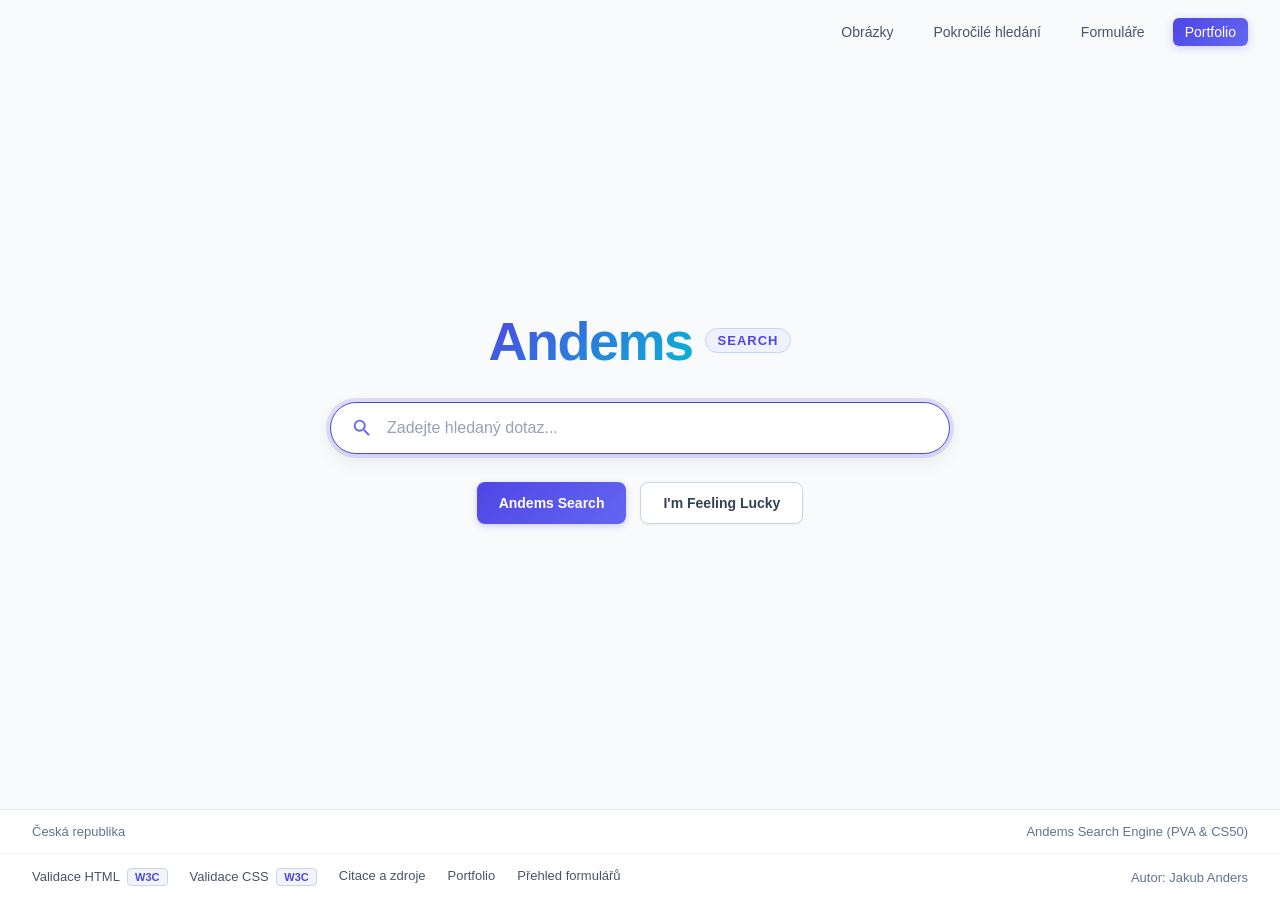
<file: index.html>
<!DOCTYPE html>
<html lang="cs">
<head>
    <meta charset="UTF-8">
    <meta name="viewport" content="width=device-width, initial-scale=1.0">
    <title>Andems Search</title>
    <link rel="stylesheet" href="style.css">
</head>
<body>

    <!-- Horní navigační lišta -->
    <header>
        <nav class="header-nav">
            <a href="images.html">Obrázky</a>
            <a href="advanced.html">Pokročilé hledání</a>
            <a href="forms.html">Formuláře</a>
            <a href="https://jakubandersandersovictreti.github.io/andersovicportfolio/" target="_blank" rel="noopener" class="nav-portfolio-link">Portfolio</a>
        </nav>
    </header>

    <!-- Hlavní vyhledávací sekce -->
    <main class="main-search-container">
        <!-- Vlastní logo Andems Search -->
        <div class="logo-container">
            <a href="index.html" class="brand-link">
                <span class="brand-name">Andems</span>
                <span class="brand-badge">Search</span>
            </a>
        </div>

        <!-- Formulář vyhledávání -->
        <form class="search-form" action="https://www.google.com/search" method="get">
            <div class="search-bar-wrapper">
                <!-- Ikona lupy -->
                <svg class="search-icon" focusable="false" viewBox="0 0 24 24" aria-hidden="true">
                    <path d="M15.5 14h-.79l-.28-.27A6.471 6.471 0 0 0 16 9.5 6.5 6.5 0 1 0 9.5 16c1.61 0 3.09-.59 4.23-1.57l.27.28v.79l5 4.99L20.49 19l-4.99-5zm-6 0C7.01 14 5 11.99 5 9.5S7.01 5 9.5 5 14 7.01 14 9.5 11.99 14 9.5 14z"></path>
                </svg>
                <input type="text" name="q" class="search-input" placeholder="Zadejte hledaný dotaz..." aria-label="Hledat" autofocus required>
            </div>

            <!-- Tlačítka pro odeslání (Andems Search a I'm Feeling Lucky) -->
            <div class="buttons-group">
                <input type="submit" value="Andems Search" class="search-btn search-btn-primary">
                <input type="submit" name="btnI" value="I'm Feeling Lucky" class="search-btn search-btn-secondary">
            </div>
        </form>
    </main>

    <!-- Zápatí stránky s povinnými odkazy a validací -->
    <footer class="footer">
        <div class="footer-top">
            <span>Česká republika</span>
            <span>Andems Search Engine (PVA &amp; CS50)</span>
        </div>
        <div class="footer-bottom">
            <ul class="footer-links">
                <li><a href="https://validator.w3.org/nu/?doc=https%3A%2F%2Fjakubandersandersovictreti.github.io%2FGooglesearch%2Findex.html" target="_blank" rel="noopener">Validace HTML <span class="badge-val">W3C</span></a></li>
                <li><a href="https://jigsaw.w3.org/css-validator/validator?uri=https%3A%2F%2Fjakubandersandersovictreti.github.io%2FGooglesearch%2Fstyle.css" target="_blank" rel="noopener">Validace CSS <span class="badge-val">W3C</span></a></li>
                <li><a href="https://github.com/JakubAndersAndersovictreti/Googlesearch/blob/main/citace.md" target="_blank" rel="noopener">Citace a zdroje</a></li>
                <li><a href="https://jakubandersandersovictreti.github.io/andersovicportfolio/" target="_blank" rel="noopener">Portfolio</a></li>
                <li><a href="forms.html">Přehled formulářů</a></li>
            </ul>
            <span>Autor: Jakub Anders</span>
        </div>
    </footer>

</body>
</html>
</file>
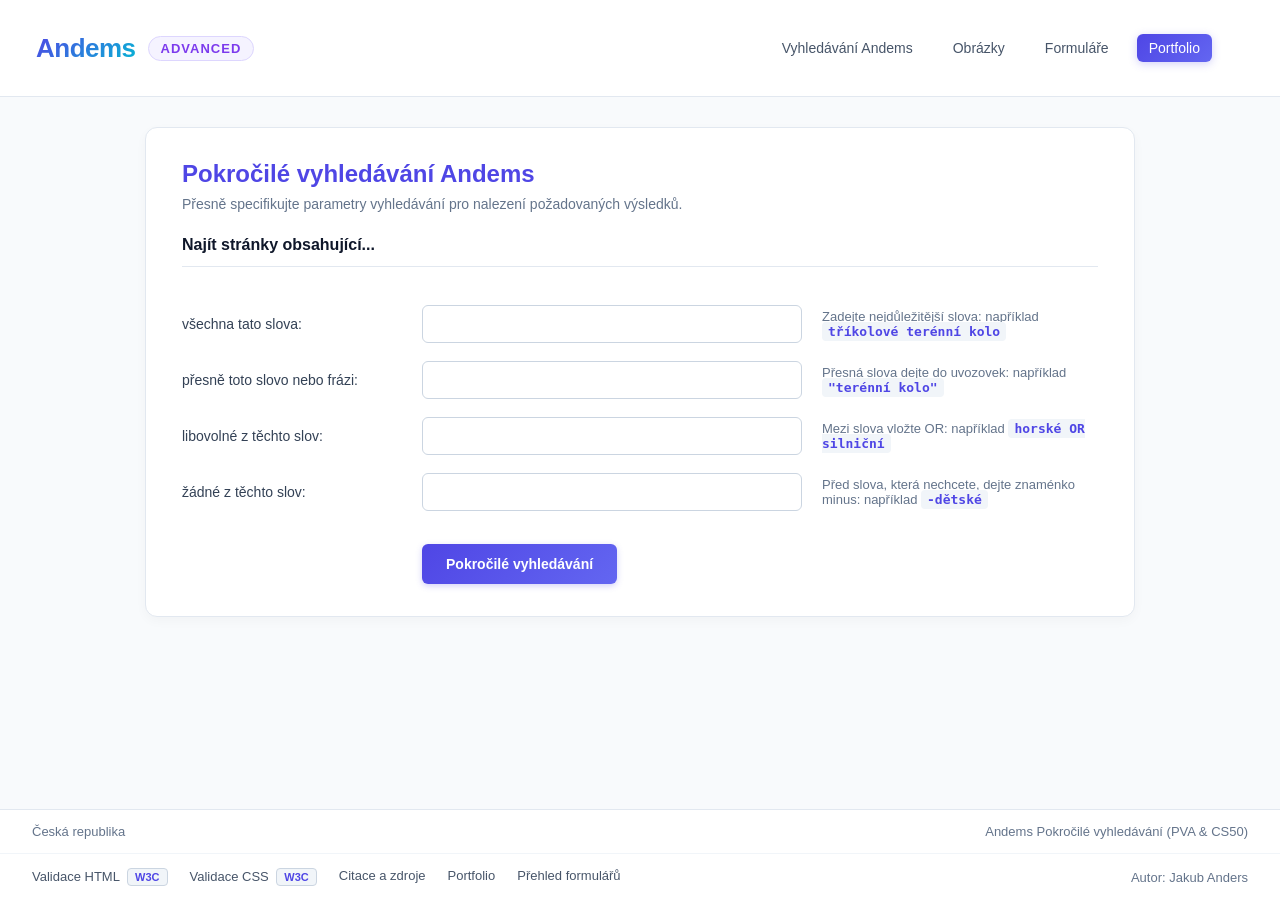
<file: advanced.html>
<!DOCTYPE html>
<html lang="cs">
<head>
    <meta charset="UTF-8">
    <meta name="viewport" content="width=device-width, initial-scale=1.0">
    <title>Andems Pokročilé vyhledávání</title>
    <link rel="stylesheet" href="style.css">
</head>
<body>

    <!-- Horní lišta s logem a navigací -->
    <header class="advanced-header">
        <div class="logo-small">
            <a href="index.html" class="brand-link">
                <span class="brand-name small">Andems</span>
                <span class="brand-badge brand-badge-purple">Advanced</span>
            </a>
        </div>
        <nav class="header-nav">
            <a href="index.html">Vyhledávání Andems</a>
            <a href="images.html">Obrázky</a>
            <a href="forms.html">Formuláře</a>
            <a href="https://jakubandersandersovictreti.github.io/andersovicportfolio/" target="_blank" rel="noopener" class="nav-portfolio-link">Portfolio</a>
        </nav>
    </header>

    <!-- Hlavní obsah pokročilého vyhledávání -->
    <main class="advanced-container">
        <div class="advanced-card">
            <h1 class="advanced-title">Pokročilé vyhledávání Andems</h1>
            <p class="advanced-subtitle">Přesně specifikujte parametry vyhledávání pro nalezení požadovaných výsledků.</p>

            <form class="advanced-form" action="https://www.google.com/search" method="get">
                <h2 class="advanced-section-heading">Najít stránky obsahující...</h2>

                <!-- 1. Všechna tato slova (as_q) -->
                <div class="form-row">
                    <label for="as_q" class="form-label">všechna tato slova:</label>
                    <div class="form-input-container">
                        <input type="text" id="as_q" name="as_q" class="advanced-text-input">
                    </div>
                    <div class="form-hint">
                        Zadejte nejdůležitější slova: například <code>tříkolové terénní kolo</code>
                    </div>
                </div>

                <!-- 2. Přesně toto slovo nebo frázi (as_epq) -->
                <div class="form-row">
                    <label for="as_epq" class="form-label">přesně toto slovo nebo frázi:</label>
                    <div class="form-input-container">
                        <input type="text" id="as_epq" name="as_epq" class="advanced-text-input">
                    </div>
                    <div class="form-hint">
                        Přesná slova dejte do uvozovek: například <code>"terénní kolo"</code>
                    </div>
                </div>

                <!-- 3. Libovolné z těchto slov (as_oq) -->
                <div class="form-row">
                    <label for="as_oq" class="form-label">libovolné z těchto slov:</label>
                    <div class="form-input-container">
                        <input type="text" id="as_oq" name="as_oq" class="advanced-text-input">
                    </div>
                    <div class="form-hint">
                        Mezi slova vložte OR: například <code>horské OR silniční</code>
                    </div>
                </div>

                <!-- 4. Žádné z těchto slov (as_eq) -->
                <div class="form-row">
                    <label for="as_eq" class="form-label">žádné z těchto slov:</label>
                    <div class="form-input-container">
                        <input type="text" id="as_eq" name="as_eq" class="advanced-text-input">
                    </div>
                    <div class="form-hint">
                        Před slova, která nechcete, dejte znaménko minus: například <code>-dětské</code>
                    </div>
                </div>

                <!-- Odesílací tlačítko -->
                <div class="advanced-btn-row">
                    <input type="submit" value="Pokročilé vyhledávání" class="btn-advanced-submit">
                </div>
            </form>
        </div>
    </main>

    <!-- Zápatí stránky s povinnými odkazy a validací -->
    <footer class="footer">
        <div class="footer-top">
            <span>Česká republika</span>
            <span>Andems Pokročilé vyhledávání (PVA &amp; CS50)</span>
        </div>
        <div class="footer-bottom">
            <ul class="footer-links">
                <li><a href="https://validator.w3.org/nu/?doc=https%3A%2F%2Fjakubandersandersovictreti.github.io%2FGooglesearch%2Fadvanced.html" target="_blank" rel="noopener">Validace HTML <span class="badge-val">W3C</span></a></li>
                <li><a href="https://jigsaw.w3.org/css-validator/validator?uri=https%3A%2F%2Fjakubandersandersovictreti.github.io%2FGooglesearch%2Fstyle.css" target="_blank" rel="noopener">Validace CSS <span class="badge-val">W3C</span></a></li>
                <li><a href="https://github.com/JakubAndersAndersovictreti/Googlesearch/blob/main/citace.md" target="_blank" rel="noopener">Citace a zdroje</a></li>
                <li><a href="https://jakubandersandersovictreti.github.io/andersovicportfolio/" target="_blank" rel="noopener">Portfolio</a></li>
                <li><a href="forms.html">Přehled formulářů</a></li>
            </ul>
            <span>Autor: Jakub Anders</span>
        </div>
    </footer>

</body>
</html>
</file>
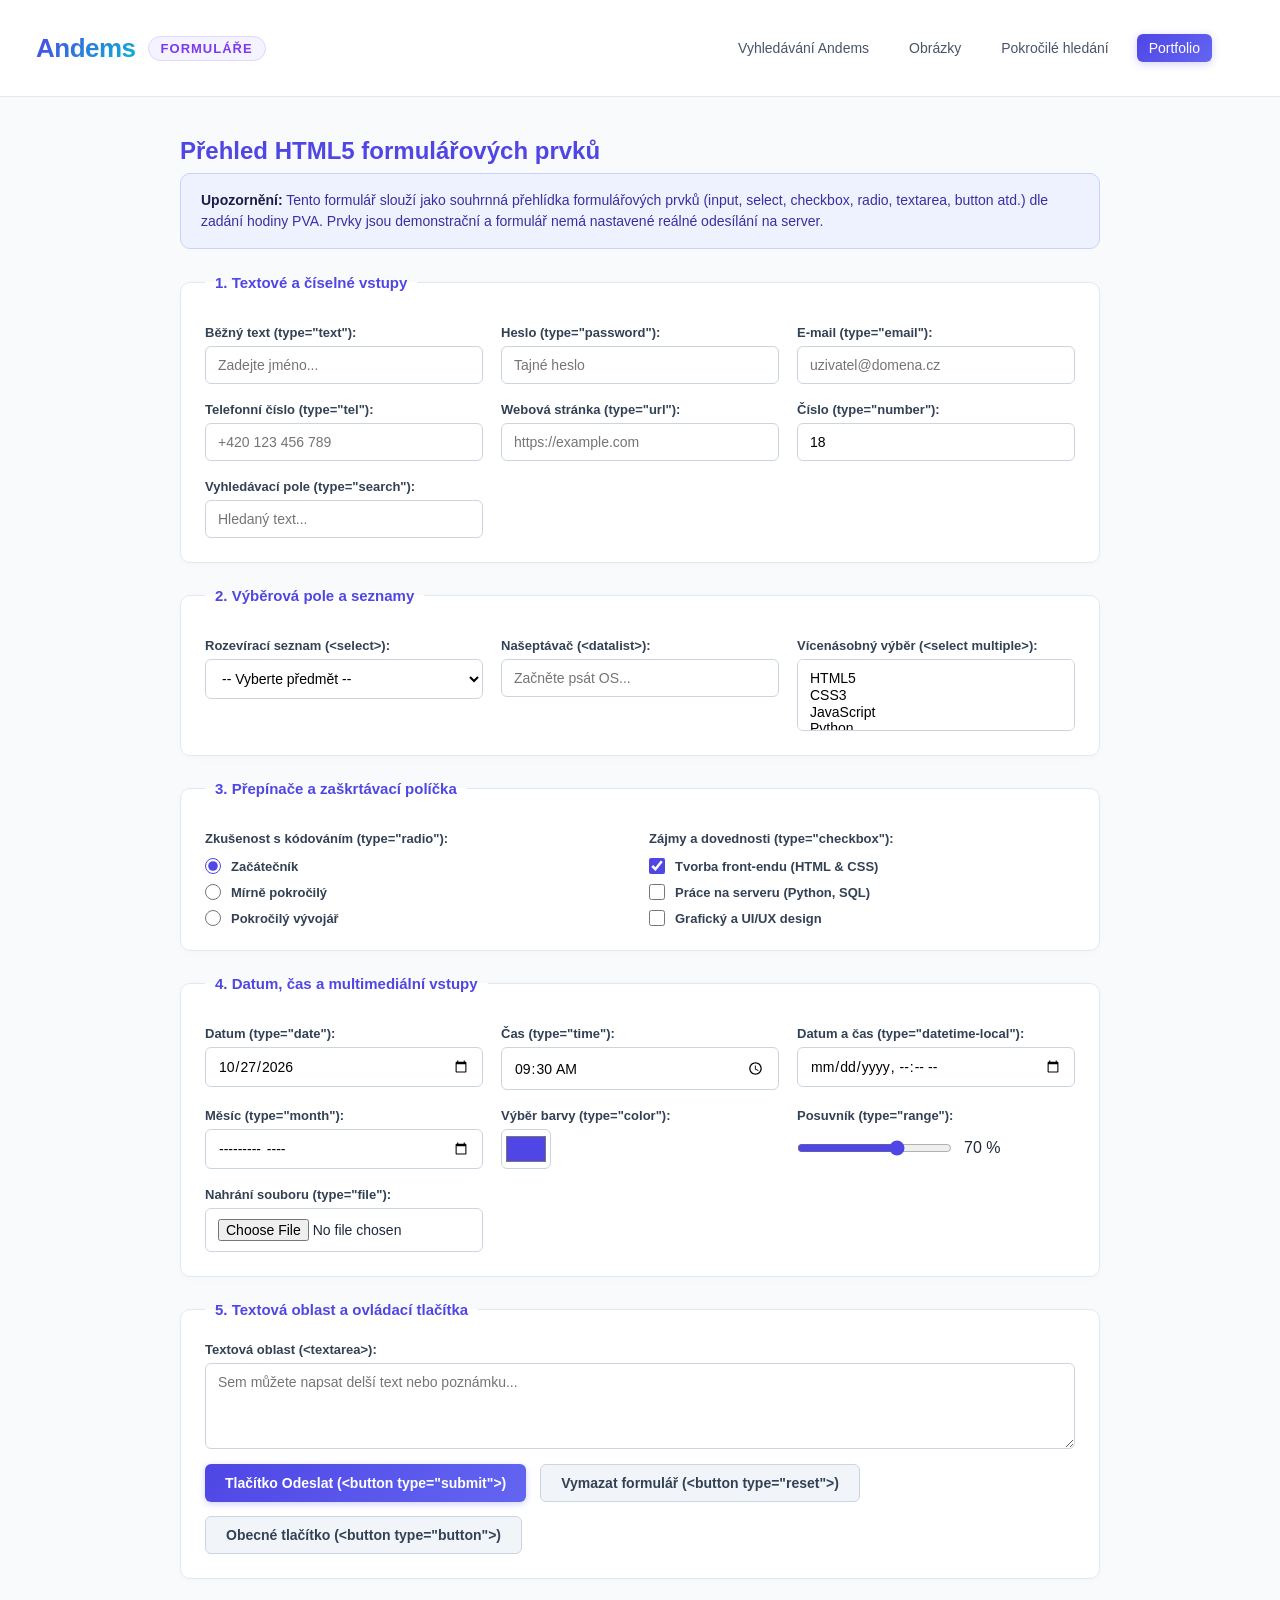
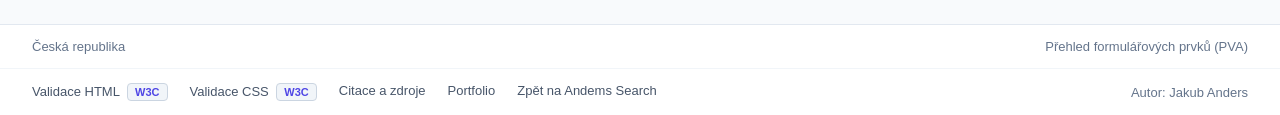
<file: forms.html>
<!DOCTYPE html>
<html lang="cs">
<head>
    <meta charset="UTF-8">
    <meta name="viewport" content="width=device-width, initial-scale=1.0">
    <title>Přehled formulářových prvků | Andems</title>
    <link rel="stylesheet" href="style.css">
</head>
<body>

    <!-- Horní lišta s logem a navigací -->
    <header class="advanced-header">
        <div class="logo-small">
            <a href="index.html" class="brand-link">
                <span class="brand-name small">Andems</span>
                <span class="brand-badge brand-badge-purple">Formuláře</span>
            </a>
        </div>
        <nav class="header-nav">
            <a href="index.html">Vyhledávání Andems</a>
            <a href="images.html">Obrázky</a>
            <a href="advanced.html">Pokročilé hledání</a>
            <a href="https://jakubandersandersovictreti.github.io/andersovicportfolio/" target="_blank" rel="noopener" class="nav-portfolio-link">Portfolio</a>
        </nav>
    </header>

    <!-- Hlavní obsah stránky s formuláři -->
    <main class="forms-page-container">
        <h1 class="advanced-title" style="margin-top: 15px;">Přehled HTML5 formulářových prvků</h1>

        <!-- Upozornění podle zadání (nefunkční ukázka) -->
        <div class="notice-banner">
            <strong>Upozornění:</strong> Tento formulář slouží jako souhrnná přehlídka formulářových prvků (input, select, checkbox, radio, textarea, button atd.) dle zadání hodiny PVA. Prvky jsou demonstrační a formulář nemá nastavené reálné odesílání na server.
        </div>

        <form class="demo-form" action="#" method="post" onsubmit="alert('Jedná se o demonstrační formulář, data se nikam neodesílají.'); return false;">
            
            <!-- 1. Skupina: Textové vstupy -->
            <fieldset class="demo-fieldset">
                <legend>1. Textové a číselné vstupy</legend>
                <div class="form-grid">
                    <div class="form-group">
                        <label for="text-input">Běžný text (type="text"):</label>
                        <input type="text" id="text-input" name="jmeno" placeholder="Zadejte jméno...">
                    </div>

                    <div class="form-group">
                        <label for="password-input">Heslo (type="password"):</label>
                        <input type="password" id="password-input" name="heslo" placeholder="Tajné heslo">
                    </div>

                    <div class="form-group">
                        <label for="email-input">E-mail (type="email"):</label>
                        <input type="email" id="email-input" name="email" placeholder="uzivatel@domena.cz">
                    </div>

                    <div class="form-group">
                        <label for="tel-input">Telefonní číslo (type="tel"):</label>
                        <input type="tel" id="tel-input" name="telefon" placeholder="+420 123 456 789">
                    </div>

                    <div class="form-group">
                        <label for="url-input">Webová stránka (type="url"):</label>
                        <input type="url" id="url-input" name="web" placeholder="https://example.com">
                    </div>

                    <div class="form-group">
                        <label for="number-input">Číslo (type="number"):</label>
                        <input type="number" id="number-input" name="vek" min="1" max="120" value="18">
                    </div>

                    <div class="form-group">
                        <label for="search-input-field">Vyhledávací pole (type="search"):</label>
                        <input type="search" id="search-input-field" name="hledani" placeholder="Hledaný text...">
                    </div>
                </div>
            </fieldset>

            <!-- 2. Skupina: Výběrové seznamy a našeptávač -->
            <fieldset class="demo-fieldset">
                <legend>2. Výběrová pole a seznamy</legend>
                <div class="form-grid">
                    <div class="form-group">
                        <label for="select-single">Rozevírací seznam (&lt;select&gt;):</label>
                        <select id="select-single" name="predmet">
                            <option value="">-- Vyberte předmět --</option>
                            <option value="pva">Programování a vývoj aplikací (PVA)</option>
                            <option value="mat">Matematika</option>
                            <option value="cit">Informační technologie</option>
                            <option value="ang">Anglický jazyk</option>
                        </select>
                    </div>

                    <div class="form-group">
                        <label for="datalist-input">Našeptávač (&lt;datalist&gt;):</label>
                        <input list="operacni-systemy" id="datalist-input" name="os" placeholder="Začněte psát OS...">
                        <datalist id="operacni-systemy">
                            <option value="Windows 11">
                            <option value="Windows 10">
                            <option value="macOS Sonoma">
                            <option value="Ubuntu Linux">
                            <option value="Debian">
                        </datalist>
                    </div>

                    <div class="form-group">
                        <label for="select-multi">Vícenásobný výběr (&lt;select multiple&gt;):</label>
                        <select id="select-multi" name="jazyky" multiple size="3">
                            <option value="html">HTML5</option>
                            <option value="css">CSS3</option>
                            <option value="js">JavaScript</option>
                            <option value="py">Python</option>
                        </select>
                    </div>
                </div>
            </fieldset>

            <!-- 3. Skupina: Přepínače (radio) a zaškrtávací pole (checkbox) -->
            <fieldset class="demo-fieldset">
                <legend>3. Přepínače a zaškrtávací políčka</legend>
                <div class="form-grid">
                    <div class="form-group">
                        <label>Zkušenost s kódováním (type="radio"):</label>
                        <div class="options-group">
                            <label class="option-item">
                                <input type="radio" name="zkusenost" value="zacatecnik" checked>
                                Začátečník
                            </label>
                            <label class="option-item">
                                <input type="radio" name="zkusenost" value="stredne-pokrocily">
                                Mírně pokročilý
                            </label>
                            <label class="option-item">
                                <input type="radio" name="zkusenost" value="expert">
                                Pokročilý vývojář
                            </label>
                        </div>
                    </div>

                    <div class="form-group">
                        <label>Zájmy a dovednosti (type="checkbox"):</label>
                        <div class="options-group">
                            <label class="option-item">
                                <input type="checkbox" name="zajem" value="frontend" checked>
                                Tvorba front-endu (HTML &amp; CSS)
                            </label>
                            <label class="option-item">
                                <input type="checkbox" name="zajem" value="backend">
                                Práce na serveru (Python, SQL)
                            </label>
                            <label class="option-item">
                                <input type="checkbox" name="zajem" value="design">
                                Grafický a UI/UX design
                            </label>
                        </div>
                    </div>
                </div>
            </fieldset>

            <!-- 4. Skupina: Datum, čas a speciální prvky -->
            <fieldset class="demo-fieldset">
                <legend>4. Datum, čas a multimediální vstupy</legend>
                <div class="form-grid">
                    <div class="form-group">
                        <label for="date-input">Datum (type="date"):</label>
                        <input type="date" id="date-input" name="datum" value="2026-10-27">
                    </div>

                    <div class="form-group">
                        <label for="time-input">Čas (type="time"):</label>
                        <input type="time" id="time-input" name="cas" value="09:30">
                    </div>

                    <div class="form-group">
                        <label for="datetime-input">Datum a čas (type="datetime-local"):</label>
                        <input type="datetime-local" id="datetime-input" name="datum-cas">
                    </div>

                    <div class="form-group">
                        <label for="month-input">Měsíc (type="month"):</label>
                        <input type="month" id="month-input" name="mesic">
                    </div>

                    <div class="form-group">
                        <label for="color-input">Výběr barvy (type="color"):</label>
                        <input type="color" id="color-input" name="barva" value="#4f46e5" style="height: 40px; padding: 2px;">
                    </div>

                    <div class="form-group">
                        <label for="range-input">Posuvník (type="range"):</label>
                        <div class="range-display">
                            <input type="range" id="range-input" name="hlasitost" min="0" max="100" value="70">
                            <span id="range-val">70 %</span>
                        </div>
                    </div>

                    <div class="form-group">
                        <label for="file-input">Nahrání souboru (type="file"):</label>
                        <input type="file" id="file-input" name="priloha">
                    </div>

                    <!-- Skrytý prvek -->
                    <input type="hidden" name="hidden-token" value="demo123456789">
                </div>
            </fieldset>

            <!-- 5. Skupina: Víceřádkový text a tlačítka -->
            <fieldset class="demo-fieldset">
                <legend>5. Textová oblast a ovládací tlačítka</legend>
                <div class="form-group">
                    <label for="textarea-msg">Textová oblast (&lt;textarea&gt;):</label>
                    <textarea id="textarea-msg" name="zprava" rows="4" placeholder="Sem můžete napsat delší text nebo poznámku..."></textarea>
                </div>

                <div class="demo-buttons-group">
                    <button type="submit" class="demo-btn demo-btn-primary">Tlačítko Odeslat (&lt;button type="submit"&gt;)</button>
                    <button type="reset" class="demo-btn demo-btn-secondary">Vymazat formulář (&lt;button type="reset"&gt;)</button>
                    <button type="button" class="demo-btn demo-btn-secondary" onclick="alert('Kliknuto na obecné tlačítko.');">Obecné tlačítko (&lt;button type="button"&gt;)</button>
                </div>
            </fieldset>

        </form>
    </main>

    <!-- Zápatí stránky s povinnými odkazy a validací -->
    <footer class="footer">
        <div class="footer-top">
            <span>Česká republika</span>
            <span>Přehled formulářových prvků (PVA)</span>
        </div>
        <div class="footer-bottom">
            <ul class="footer-links">
                <li><a href="https://validator.w3.org/nu/?doc=https%3A%2F%2Fjakubandersandersovictreti.github.io%2FGooglesearch%2Fforms.html" target="_blank" rel="noopener">Validace HTML <span class="badge-val">W3C</span></a></li>
                <li><a href="https://jigsaw.w3.org/css-validator/validator?uri=https%3A%2F%2Fjakubandersandersovictreti.github.io%2FGooglesearch%2Fstyle.css" target="_blank" rel="noopener">Validace CSS <span class="badge-val">W3C</span></a></li>
                <li><a href="https://github.com/JakubAndersAndersovictreti/Googlesearch/blob/main/citace.md" target="_blank" rel="noopener">Citace a zdroje</a></li>
                <li><a href="https://jakubandersandersovictreti.github.io/andersovicportfolio/" target="_blank" rel="noopener">Portfolio</a></li>
                <li><a href="index.html">Zpět na Andems Search</a></li>
            </ul>
            <span>Autor: Jakub Anders</span>
        </div>
    </footer>

</body>
</html>
</file>
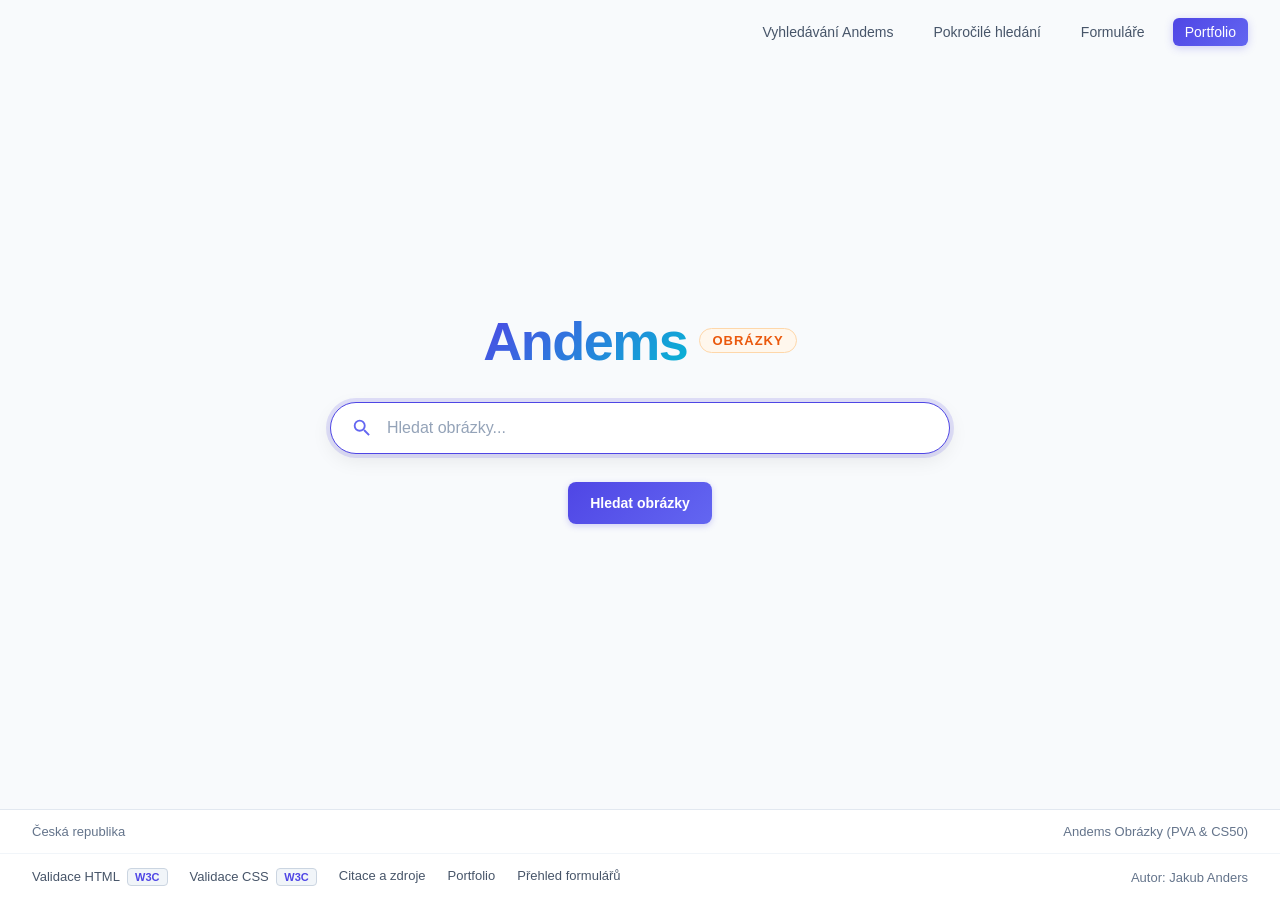
<file: images.html>
<!DOCTYPE html>
<html lang="cs">
<head>
    <meta charset="UTF-8">
    <meta name="viewport" content="width=device-width, initial-scale=1.0">
    <title>Andems Obrázky</title>
    <link rel="stylesheet" href="style.css">
</head>
<body>

    <!-- Horní navigační lišta -->
    <header>
        <nav class="header-nav">
            <a href="index.html">Vyhledávání Andems</a>
            <a href="advanced.html">Pokročilé hledání</a>
            <a href="forms.html">Formuláře</a>
            <a href="https://jakubandersandersovictreti.github.io/andersovicportfolio/" target="_blank" rel="noopener" class="nav-portfolio-link">Portfolio</a>
        </nav>
    </header>

    <!-- Hlavní vyhledávací sekce pro obrázky -->
    <main class="main-search-container">
        <!-- Logo Andems s odznakem Obrázky -->
        <div class="logo-container">
            <a href="index.html" class="brand-link">
                <span class="brand-name">Andems</span>
                <span class="brand-badge brand-badge-orange">Obrázky</span>
            </a>
        </div>

        <!-- Formulář vyhledávání obrázků -->
        <form class="search-form" action="https://www.google.com/search" method="get">
            <!-- Skrytý parametr pro vyhledávání obrázků (tbm=isch) -->
            <input type="hidden" name="tbm" value="isch">

            <div class="search-bar-wrapper">
                <!-- Ikona lupy -->
                <svg class="search-icon" focusable="false" viewBox="0 0 24 24" aria-hidden="true">
                    <path d="M15.5 14h-.79l-.28-.27A6.471 6.471 0 0 0 16 9.5 6.5 6.5 0 1 0 9.5 16c1.61 0 3.09-.59 4.23-1.57l.27.28v.79l5 4.99L20.49 19l-4.99-5zm-6 0C7.01 14 5 11.99 5 9.5S7.01 5 9.5 5 14 7.01 14 9.5 11.99 14 9.5 14z"></path>
                </svg>
                <input type="text" name="q" class="search-input" placeholder="Hledat obrázky..." aria-label="Hledat obrázky" autofocus required>
            </div>

            <!-- Tlačítko pro odeslání -->
            <div class="buttons-group">
                <input type="submit" value="Hledat obrázky" class="search-btn search-btn-primary">
            </div>
        </form>
    </main>

    <!-- Zápatí stránky s povinnými odkazy a validací -->
    <footer class="footer">
        <div class="footer-top">
            <span>Česká republika</span>
            <span>Andems Obrázky (PVA &amp; CS50)</span>
        </div>
        <div class="footer-bottom">
            <ul class="footer-links">
                <li><a href="https://validator.w3.org/nu/?doc=https%3A%2F%2Fjakubandersandersovictreti.github.io%2FGooglesearch%2Fimages.html" target="_blank" rel="noopener">Validace HTML <span class="badge-val">W3C</span></a></li>
                <li><a href="https://jigsaw.w3.org/css-validator/validator?uri=https%3A%2F%2Fjakubandersandersovictreti.github.io%2FGooglesearch%2Fstyle.css" target="_blank" rel="noopener">Validace CSS <span class="badge-val">W3C</span></a></li>
                <li><a href="https://github.com/JakubAndersAndersovictreti/Googlesearch/blob/main/citace.md" target="_blank" rel="noopener">Citace a zdroje</a></li>
                <li><a href="https://jakubandersandersovictreti.github.io/andersovicportfolio/" target="_blank" rel="noopener">Portfolio</a></li>
                <li><a href="forms.html">Přehled formulářů</a></li>
            </ul>
            <span>Autor: Jakub Anders</span>
        </div>
    </footer>

</body>
</html>
</file>
<file: style.css>
/* 
  Stylopis pro projekt Andems Search (PVA & CS50 Web)
  Autor: Jakub Anders
  Vlastní moderní design vyhledávače
*/

/* --- Základní reset a globální nastavení --- */
* {
    box-sizing: border-box;
    margin: 0;
    padding: 0;
}

body {
    font-family: -apple-system, BlinkMacSystemFont, "Segoe UI", Roboto, Helvetica, Arial, sans-serif;
    color: #1e293b;
    background-color: #f8fafc;
    display: flex;
    flex-direction: column;
    min-height: 100vh;
}

/* Odkazy */
a {
    color: #4f46e5;
    text-decoration: none;
    transition: all 0.2s ease;
}

a:hover {
    color: #3730a3;
    text-decoration: underline;
}

/* --- Horní navigační lišta --- */
.header-nav {
    display: flex;
    justify-content: flex-end;
    align-items: center;
    padding: 18px 32px;
    gap: 16px;
    font-size: 14px;
    font-weight: 500;
}

.header-nav a {
    color: #475569;
    padding: 6px 12px;
    border-radius: 6px;
    text-decoration: none;
}

.header-nav a:hover {
    color: #1e293b;
    background-color: #e2e8f0;
    text-decoration: none;
}

/* Zvýrazněný odkaz na portfolio v menu */
.header-nav a.nav-portfolio-link {
    background: linear-gradient(135deg, #4f46e5, #6366f1);
    color: #ffffff;
    box-shadow: 0 2px 8px rgba(79, 70, 229, 0.25);
}

.header-nav a.nav-portfolio-link:hover {
    background: linear-gradient(135deg, #4338ca, #4f46e5);
    color: #ffffff;
    transform: translateY(-1px);
}

/* --- Brand Logo (Andems Search) --- */
.brand-link {
    text-decoration: none;
    display: inline-flex;
    align-items: center;
    gap: 12px;
}

.brand-link:hover {
    text-decoration: none;
}

.brand-name {
    font-size: 54px;
    font-weight: 800;
    letter-spacing: -1.5px;
    background: linear-gradient(135deg, #4f46e5 0%, #06b6d4 100%);
    -webkit-background-clip: text;
    -webkit-text-fill-color: transparent;
    display: inline-block;
}

.brand-name.small {
    font-size: 26px;
    letter-spacing: -0.5px;
}

.brand-badge {
    font-size: 13px;
    font-weight: 700;
    text-transform: uppercase;
    letter-spacing: 1px;
    color: #4f46e5;
    background: #eef2ff;
    padding: 4px 12px;
    border-radius: 9999px;
    border: 1px solid #c7d2fe;
}

.brand-badge-orange {
    color: #ea580c;
    background: #fff7ed;
    border-color: #fed7aa;
}

.brand-badge-purple {
    color: #7c3aed;
    background: #f5f3ff;
    border-color: #ddd6fe;
}

/* --- Hlavní obsah - Vyhledávání --- */
.main-search-container {
    flex: 1;
    display: flex;
    flex-direction: column;
    align-items: center;
    justify-content: center;
    padding: 20px;
    margin-top: -40px;
}

.logo-container {
    margin-bottom: 30px;
    text-align: center;
}

/* Formulář vyhledávání */
.search-form {
    width: 100%;
    max-width: 620px;
    display: flex;
    flex-direction: column;
    align-items: center;
}

/* Moderní vyhledávací pole */
.search-bar-wrapper {
    width: 100%;
    height: 52px;
    border: 1.5px solid #cbd5e1;
    border-radius: 9999px;
    display: flex;
    align-items: center;
    padding: 0 20px;
    background-color: #ffffff;
    box-shadow: 0 4px 14px rgba(0, 0, 0, 0.05);
    transition: all 0.2s ease;
}

.search-bar-wrapper:hover {
    border-color: #94a3b8;
    box-shadow: 0 6px 20px rgba(0, 0, 0, 0.08);
}

.search-bar-wrapper:focus-within {
    border-color: #4f46e5;
    box-shadow: 0 0 0 4px rgba(79, 70, 229, 0.15), 0 6px 20px rgba(0, 0, 0, 0.08);
}

.search-icon {
    width: 22px;
    height: 22px;
    fill: #6366f1;
    margin-right: 14px;
    flex-shrink: 0;
}

.search-input {
    flex: 1;
    height: 100%;
    border: none;
    outline: none;
    font-size: 16px;
    color: #0f172a;
    background: transparent;
    font-family: inherit;
}

.search-input::placeholder {
    color: #94a3b8;
}

/* Tlačítka pod vyhledáváním */
.buttons-group {
    margin-top: 28px;
    display: flex;
    gap: 14px;
    flex-wrap: wrap;
    justify-content: center;
}

.search-btn {
    font-family: inherit;
    font-size: 14px;
    font-weight: 600;
    height: 42px;
    padding: 0 22px;
    border-radius: 8px;
    cursor: pointer;
    transition: all 0.2s ease;
}

/* Primární tlačítko */
.search-btn-primary {
    background: linear-gradient(135deg, #4f46e5, #6366f1);
    color: #ffffff;
    border: none;
    box-shadow: 0 2px 6px rgba(79, 70, 229, 0.25);
}

.search-btn-primary:hover {
    background: linear-gradient(135deg, #4338ca, #4f46e5);
    box-shadow: 0 4px 12px rgba(79, 70, 229, 0.35);
    transform: translateY(-1px);
}

/* Sekundární tlačítko (Štěstí) */
.search-btn-secondary {
    background-color: #ffffff;
    color: #334155;
    border: 1px solid #cbd5e1;
    box-shadow: 0 1px 3px rgba(0, 0, 0, 0.05);
}

.search-btn-secondary:hover {
    background-color: #f1f5f9;
    border-color: #94a3b8;
    color: #0f172a;
    transform: translateY(-1px);
}

/* --- Pokročilé vyhledávání (advanced.html) --- */
.advanced-header {
    display: flex;
    justify-content: space-between;
    align-items: center;
    padding: 16px 36px;
    background-color: #ffffff;
    border-bottom: 1px solid #e2e8f0;
}

.advanced-container {
    flex: 1;
    max-width: 1050px;
    margin: 30px auto;
    padding: 0 30px;
    width: 100%;
}

.advanced-card {
    background-color: #ffffff;
    border: 1px solid #e2e8f0;
    border-radius: 12px;
    padding: 32px 36px;
    box-shadow: 0 4px 12px rgba(0, 0, 0, 0.03);
}

.advanced-title {
    color: #4f46e5;
    font-size: 24px;
    font-weight: 700;
    margin-bottom: 8px;
}

.advanced-subtitle {
    color: #64748b;
    font-size: 14px;
    margin-bottom: 24px;
}

.advanced-section-heading {
    font-size: 16px;
    font-weight: 600;
    color: #0f172a;
    margin-bottom: 20px;
    padding-bottom: 12px;
    border-bottom: 1px solid #e2e8f0;
}

.advanced-form {
    display: flex;
    flex-direction: column;
    gap: 18px;
}

.form-row {
    display: flex;
    align-items: center;
    gap: 20px;
}

.form-label {
    width: 220px;
    font-size: 14px;
    font-weight: 500;
    color: #334155;
    text-align: left;
    flex-shrink: 0;
}

.form-input-container {
    width: 380px;
    flex-shrink: 0;
}

.advanced-text-input {
    width: 100%;
    height: 38px;
    padding: 6px 12px;
    border: 1.5px solid #cbd5e1;
    border-radius: 6px;
    font-size: 14px;
    font-family: inherit;
    outline: none;
    box-sizing: border-box;
    transition: all 0.2s ease;
}

.advanced-text-input:focus {
    border-color: #4f46e5;
    box-shadow: 0 0 0 3px rgba(79, 70, 229, 0.12);
}

.form-hint {
    font-size: 13px;
    color: #64748b;
    flex: 1;
}

.form-hint code {
    background-color: #f1f5f9;
    padding: 2px 6px;
    border-radius: 4px;
    color: #4f46e5;
    font-weight: 600;
}

.advanced-btn-row {
    display: flex;
    justify-content: flex-start;
    margin-left: 240px;
    margin-top: 15px;
}

.btn-advanced-submit {
    background: linear-gradient(135deg, #4f46e5, #6366f1);
    border: none;
    color: #ffffff;
    font-weight: 600;
    font-size: 14px;
    height: 40px;
    padding: 0 24px;
    border-radius: 6px;
    cursor: pointer;
    font-family: inherit;
    box-shadow: 0 2px 6px rgba(79, 70, 229, 0.25);
    transition: all 0.2s ease;
}

.btn-advanced-submit:hover {
    background: linear-gradient(135deg, #4338ca, #4f46e5);
    box-shadow: 0 4px 12px rgba(79, 70, 229, 0.35);
    transform: translateY(-1px);
}

/* --- Stránka s přehledem formulářů (forms.html) --- */
.forms-page-container {
    flex: 1;
    max-width: 960px;
    margin: 25px auto 45px auto;
    padding: 0 20px;
    width: 100%;
}

.notice-banner {
    background-color: #eef2ff;
    border: 1px solid #c7d2fe;
    color: #3730a3;
    padding: 16px 20px;
    border-radius: 10px;
    font-size: 14px;
    margin-bottom: 25px;
    line-height: 1.5;
}

.notice-banner strong {
    color: #1e1b4b;
}

.demo-form {
    display: flex;
    flex-direction: column;
    gap: 24px;
}

.demo-fieldset {
    border: 1.5px solid #e2e8f0;
    border-radius: 10px;
    padding: 24px;
    background-color: #ffffff;
    box-shadow: 0 2px 8px rgba(0, 0, 0, 0.02);
}

.demo-fieldset legend {
    font-weight: 700;
    color: #4f46e5;
    padding: 0 10px;
    font-size: 15px;
}

.form-grid {
    display: grid;
    grid-template-columns: repeat(auto-fit, minmax(260px, 1fr));
    gap: 18px;
    margin-top: 10px;
}

.form-group {
    display: flex;
    flex-direction: column;
    gap: 6px;
}

.form-group label {
    font-size: 13px;
    font-weight: 600;
    color: #334155;
}

.form-group input,
.form-group select,
.form-group textarea {
    padding: 10px 12px;
    border: 1.5px solid #cbd5e1;
    border-radius: 6px;
    font-size: 14px;
    font-family: inherit;
    outline: none;
    transition: all 0.2s ease;
    background-color: #ffffff;
}

.form-group input:focus,
.form-group select:focus,
.form-group textarea:focus {
    border-color: #4f46e5;
    box-shadow: 0 0 0 3px rgba(79, 70, 229, 0.12);
}

.options-group {
    display: flex;
    flex-direction: column;
    gap: 10px;
    margin-top: 6px;
}

.option-item {
    display: flex;
    align-items: center;
    gap: 10px;
    font-size: 14px;
    color: #334155;
    cursor: pointer;
}

.option-item input {
    cursor: pointer;
    accent-color: #4f46e5;
    width: 16px;
    height: 16px;
}

.range-display {
    display: flex;
    align-items: center;
    gap: 12px;
}

.range-display input[type="range"] {
    accent-color: #4f46e5;
}

.demo-buttons-group {
    display: flex;
    gap: 14px;
    margin-top: 15px;
    flex-wrap: wrap;
}

.demo-btn {
    padding: 10px 20px;
    border-radius: 6px;
    font-size: 14px;
    font-weight: 600;
    cursor: pointer;
    font-family: inherit;
    border: none;
    transition: all 0.2s ease;
}

.demo-btn-primary {
    background: linear-gradient(135deg, #4f46e5, #6366f1);
    color: #ffffff;
    box-shadow: 0 2px 6px rgba(79, 70, 229, 0.25);
}

.demo-btn-primary:hover {
    background: linear-gradient(135deg, #4338ca, #4f46e5);
}

.demo-btn-secondary {
    background-color: #f1f5f9;
    color: #334155;
    border: 1px solid #cbd5e1;
}

.demo-btn-secondary:hover {
    background-color: #e2e8f0;
}

/* --- Zápatí (Footer) --- */
.footer {
    background-color: #ffffff;
    border-top: 1px solid #e2e8f0;
    font-size: 13px;
    color: #64748b;
    margin-top: auto;
}

.footer-top {
    padding: 14px 32px;
    border-bottom: 1px solid #f1f5f9;
    display: flex;
    justify-content: space-between;
    align-items: center;
}

.footer-bottom {
    padding: 14px 32px;
    display: flex;
    justify-content: space-between;
    align-items: center;
    flex-wrap: wrap;
    gap: 14px;
}

.footer-links {
    display: flex;
    gap: 22px;
    flex-wrap: wrap;
    list-style: none;
}

.footer-links a {
    color: #475569;
    text-decoration: none;
    font-weight: 500;
}

.footer-links a:hover {
    color: #4f46e5;
    text-decoration: underline;
}

/* Zvýrazněné badge v patičce na validátory */
.badge-val {
    display: inline-block;
    padding: 2px 7px;
    background-color: #f1f5f9;
    border: 1px solid #cbd5e1;
    border-radius: 4px;
    font-size: 11px;
    font-weight: 700;
    color: #4f46e5;
    margin-left: 4px;
}

/* --- Responzivní přizpůsobení --- */
@media (max-width: 768px) {
    .header-nav {
        gap: 10px;
        padding: 14px 18px;
        flex-wrap: wrap;
    }

    .brand-name {
        font-size: 42px;
    }

    .form-row {
        flex-direction: column;
        align-items: flex-start;
        gap: 8px;
    }

    .form-label,
    .form-input-container {
        width: 100%;
    }

    .advanced-btn-row {
        margin-left: 0;
    }

    .footer-bottom,
    .footer-top {
        flex-direction: column;
        align-items: flex-start;
        gap: 10px;
    }
}
</file>
